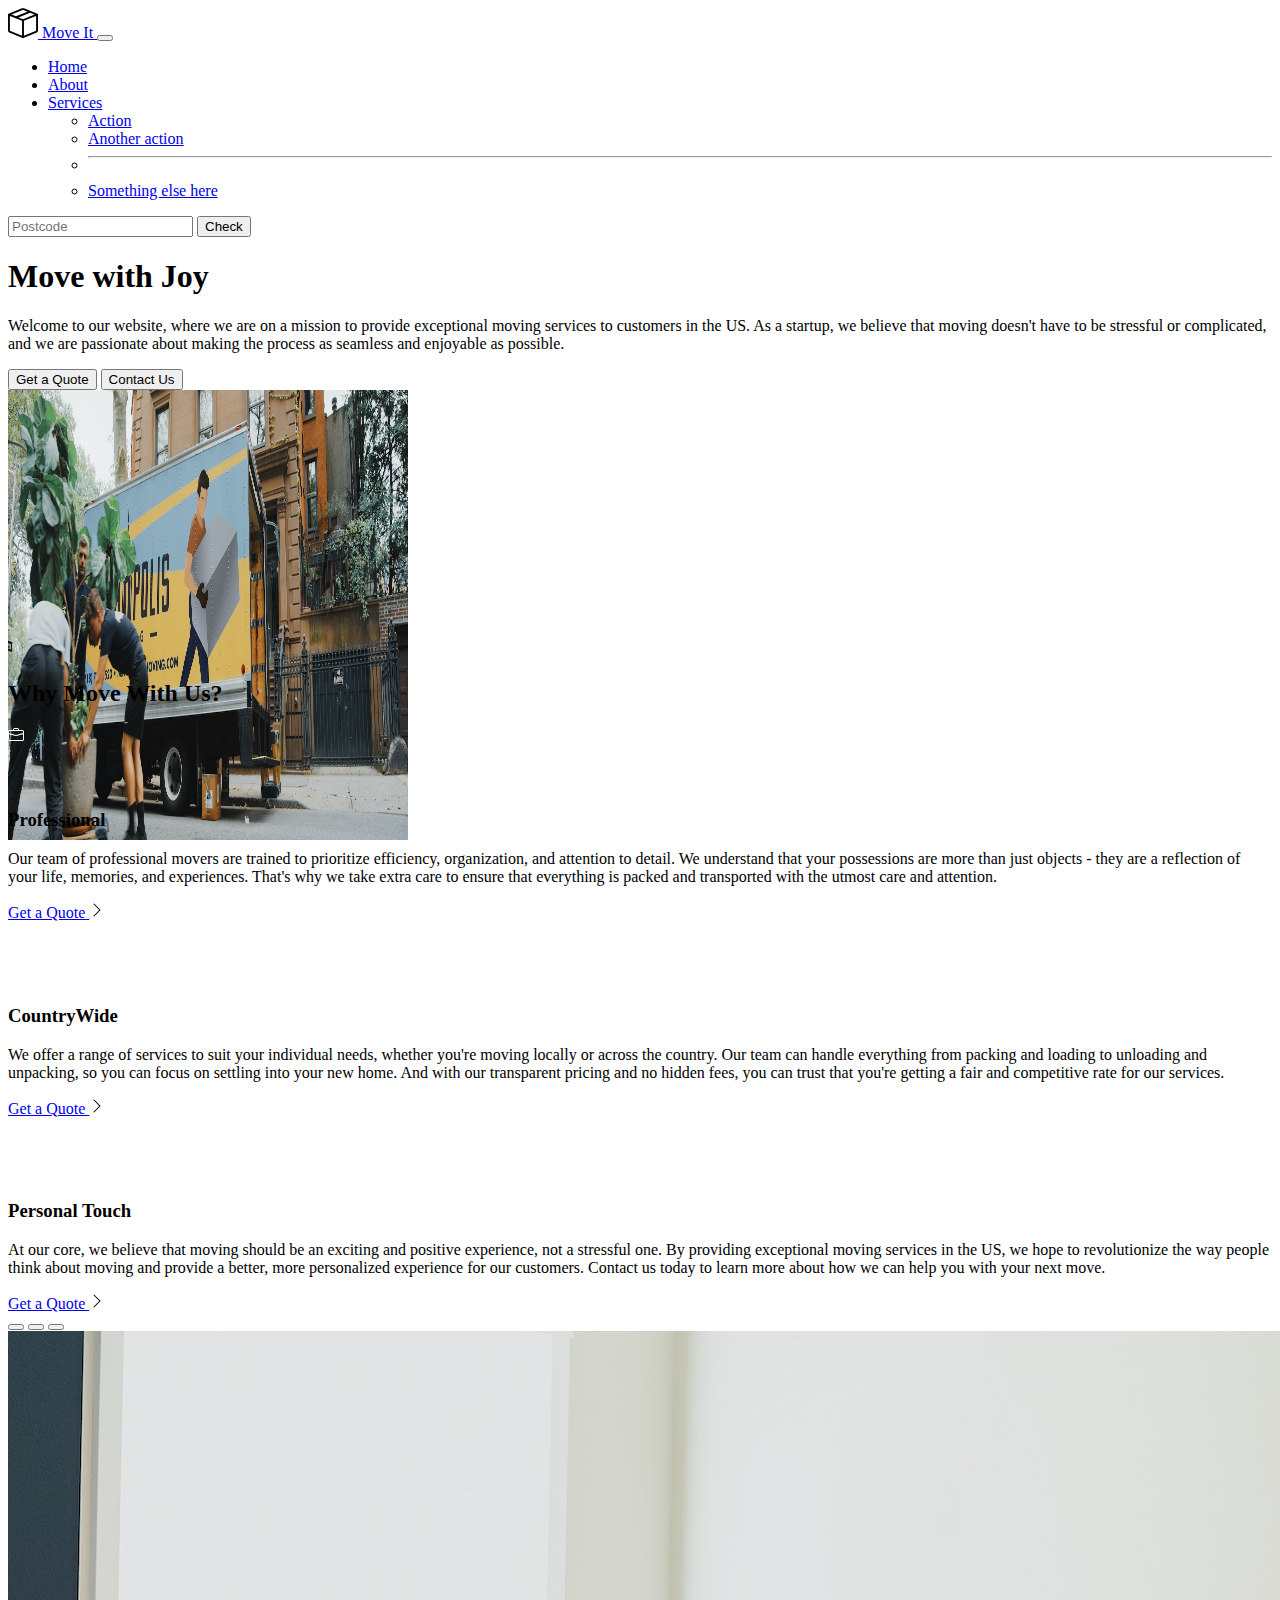
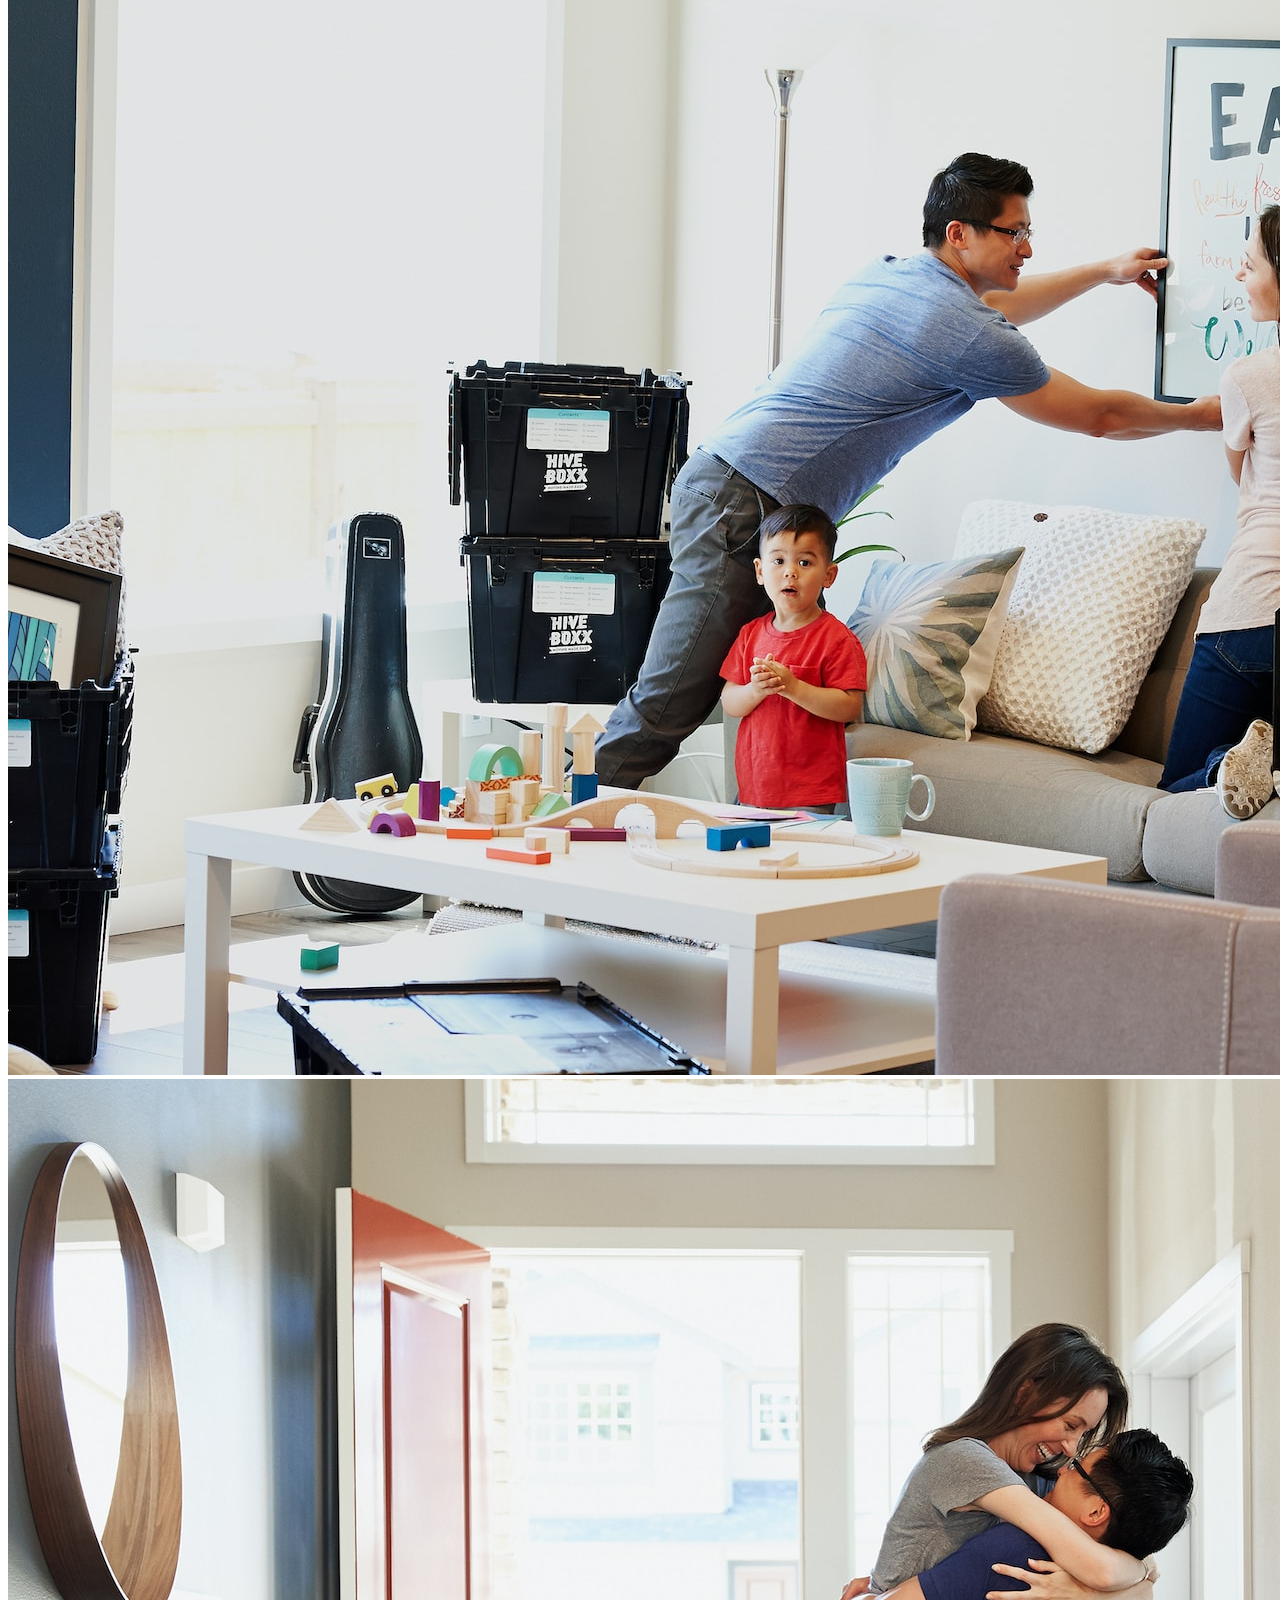
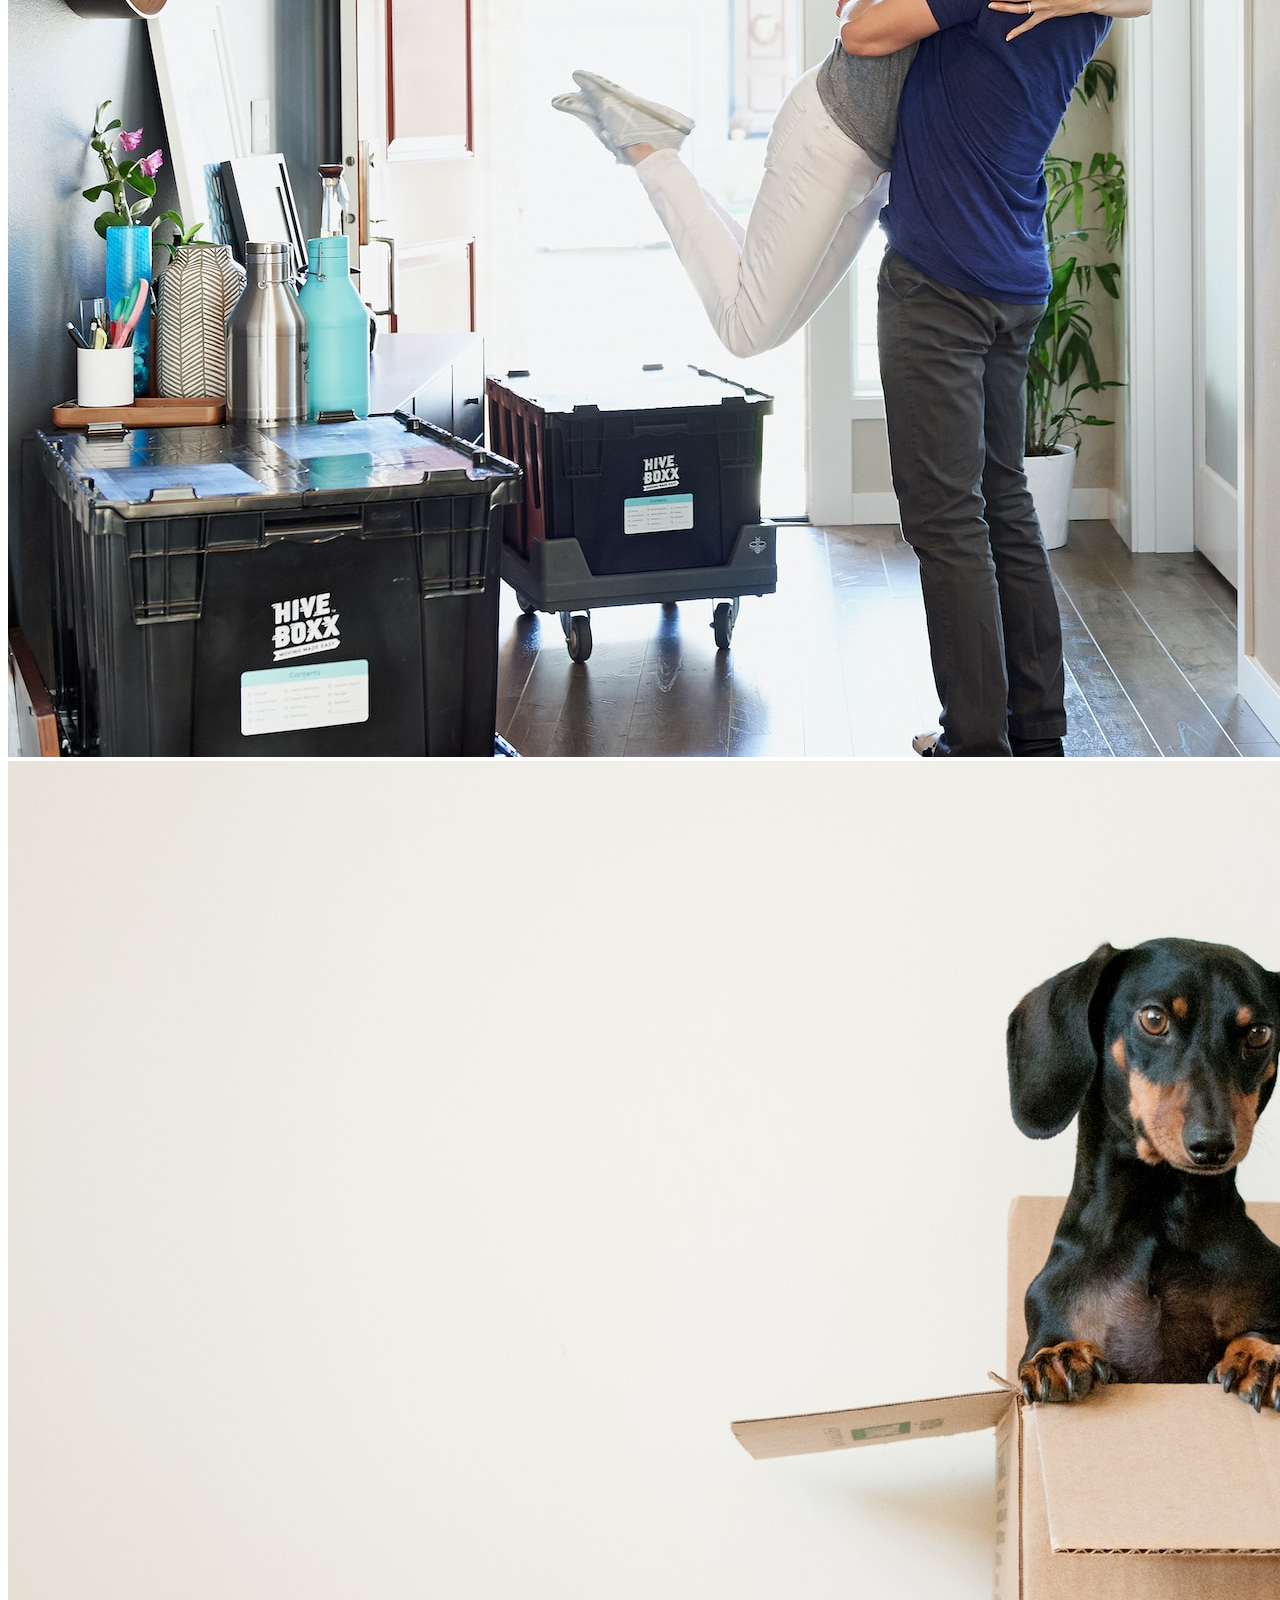
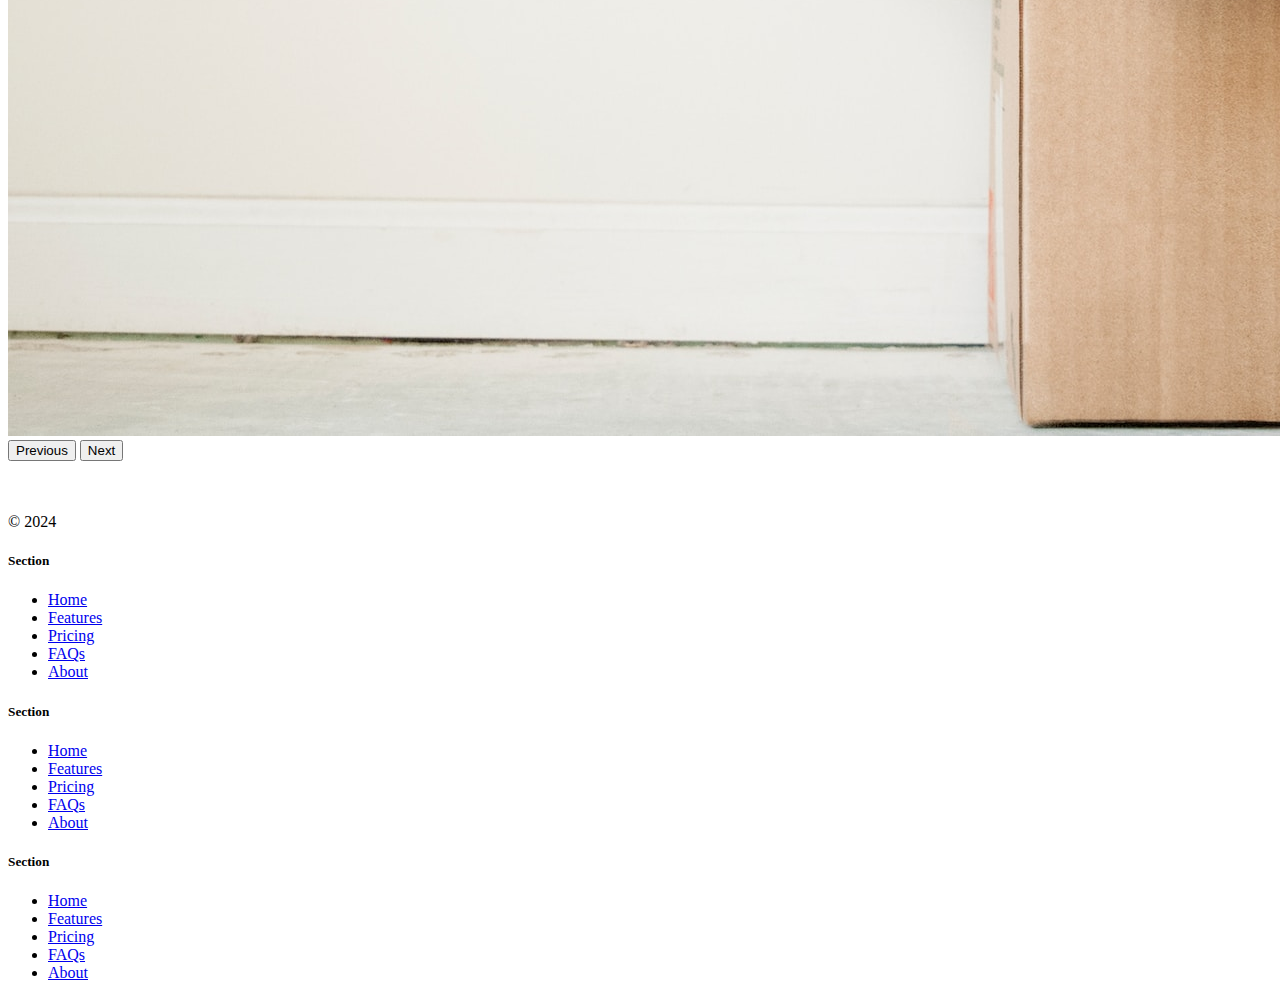
<file: 11.2 Bootstrap Components/index.html>
<!DOCTYPE html>
<html lang="en">

<head>
  <meta charset="UTF-8">
  <meta name="viewport" content="width=device-width, initial-scale=1.0">
  <title>Bootstrap Components</title>
  <link href="https://cdn.jsdelivr.net/npm/bootstrap@5.3.0-alpha2/dist/css/bootstrap.min.css" rel="stylesheet"
    integrity="sha384-aFq/bzH65dt+w6FI2ooMVUpc+21e0SRygnTpmBvdBgSdnuTN7QbdgL+OapgHtvPp" crossorigin="anonymous">
  <style>
    .feature-icon {
      width: 4rem;
      height: 4rem;
      border-radius: .75rem;
  }

  </style>
</head>

<body>
  <nav class="navbar navbar-expand-lg bg-body-tertiary">
    <div class="container-fluid">
      <a class="navbar-brand" href="#">
        <img src="./box-seam.svg" height="30">
      Move It
      </a>
      <button class="navbar-toggler" type="button" data-bs-toggle="collapse" data-bs-target="#navbarSupportedContent" aria-controls="navbarSupportedContent" aria-expanded="false" aria-label="Toggle navigation">
        <span class="navbar-toggler-icon"></span>
      </button>
      <div class="collapse navbar-collapse" id="navbarSupportedContent">
        <ul class="navbar-nav me-auto mb-2 mb-lg-0">
          <li class="nav-item">
            <a class="nav-link active" aria-current="page" href="#">Home</a>
          </li>
          <li class="nav-item">
            <a class="nav-link" href="#">About</a>
          </li>
          <li class="nav-item dropdown">
            <a class="nav-link dropdown-toggle" href="#" role="button" data-bs-toggle="dropdown" aria-expanded="false">
              Services
            </a>
            <ul class="dropdown-menu">
              <li><a class="dropdown-item" href="#">Action</a></li>
              <li><a class="dropdown-item" href="#">Another action</a></li>
              <li><hr class="dropdown-divider"></li>
              <li><a class="dropdown-item" href="#">Something else here</a></li>
            </ul>
          </li>
        </ul>
        <form class="d-flex" role="search">
          <input class="form-control me-2" type="search" placeholder="Postcode" aria-label="Search">
          <button class="btn btn-outline-success" type="submit">Check</button>
        </form>
      </div>
    </div>
  </nav>
  <div class="px-4 pt-5 my-5 text-center border-bottom">
    <h1 class="display-4 fw-bold text-body-emphasis">Move with Joy</h1>
    <div class="col-lg-6 mx-auto">
      <p class="lead mb-4">Welcome to our website, where we are on a mission to provide exceptional moving services to customers in the US. As a startup, we believe that moving doesn't have to be stressful or complicated, and we are passionate about making the process as seamless and enjoyable as possible.</p>
      <div class="d-grid gap-2 d-sm-flex justify-content-sm-center mb-5">
        <button type="button" class="btn btn-primary btn-lg px-4 me-sm-3">Get a Quote</button>
        <button type="button" class="btn btn-outline-secondary btn-lg px-4">Contact Us</button>
      </div>
    </div>
    <div class="overflow-hidden" style="max-height: 30vh;">
      <div class="container px-5">
        <img src="./moving-van.jpg" class="img-fluid border rounded-3 shadow-lg mb-4" alt="Example image" width="400" height="450" loading="lazy">
      </div>
    </div>
  </div>
  <div class="container px-4 py-5" id="featured-3">
    <h2 class="pb-2 border-bottom">Why Move With Us?</h2>
    <div class="row g-4 py-5 row-cols-1 row-cols-lg-3">
      <div class="feature col">
        <div class="feature-icon d-inline-flex align-items-center justify-content-center text-bg-primary bg-gradient fs-2 mb-3">
          <img src="./briefcase.svg">
        </div>
        <h3 class="fs-2 text-body-emphasis">Professional</h3>
        <p>Our team of professional movers are trained to prioritize efficiency, organization, and attention to detail. We understand that your possessions are more than just objects - they are a reflection of your life, memories, and experiences. That's why we take extra care to ensure that everything is packed and transported with the utmost care and attention.
        </p>
        <a href="#" class="icon-link">
          Get a Quote
          <img src="./chevron-right.svg" alt="chevron right">
        </a>
      </div>
      <div class="feature col">
        <div class="feature-icon d-inline-flex align-items-center justify-content-center text-bg-primary bg-gradient fs-2 mb-3">
         <img src="./bus-front.svg"> 
        </div>
        <h3 class="fs-2 text-body-emphasis">CountryWide</h3>
        <p>We offer a range of services to suit your individual needs, whether you're moving locally or across the country. Our team can handle everything from packing and loading to unloading and unpacking, so you can focus on settling into your new home. And with our transparent pricing and no hidden fees, you can trust that you're getting a fair and competitive rate for our services.
        </p>
        <a href="#" class="icon-link">
          Get a Quote
          <img src="./chevron-right.svg" alt="chevron right">
        </a>
      </div>
      <div class="feature col">
        <div class="feature-icon d-inline-flex align-items-center justify-content-center text-bg-primary bg-gradient fs-2 mb-3">
          <img src="./chat-square-heart.svg">  
        </div>
        <h3 class="fs-2 text-body-emphasis">Personal Touch</h3>
        <p>At our core, we believe that moving should be an exciting and positive experience, not a stressful one. By providing exceptional moving services in the US, we hope to revolutionize the way people think about moving and provide a better, more personalized experience for our customers. Contact us today to learn more about how we can help you with your next move.
        </p>
        <a href="#" class="icon-link">
          Get a Quote
          <img src="./chevron-right.svg" alt="chevron right">
        </a>
      </div>
    </div>
  </div>
  <div class="container">
  <div id="carouselExampleIndicators" class="carousel slide">
    <div class="carousel-indicators">
      <button type="button" data-bs-target="#carouselExampleIndicators" data-bs-slide-to="0" class="active" aria-current="true" aria-label="Slide 1"></button>
      <button type="button" data-bs-target="#carouselExampleIndicators" data-bs-slide-to="1" aria-label="Slide 2"></button>
      <button type="button" data-bs-target="#carouselExampleIndicators" data-bs-slide-to="2" aria-label="Slide 3"></button>
    </div>
    <div class="carousel-inner">
      <div class="carousel-item active">
        <img src="./family.jpg" class="d-block w-100" alt="dog" >
      </div>
      <div class="carousel-item">
        <img src="./couple.jpg" class="d-block w-100" alt="family">
      </div>
      <div class="carousel-item">
        <img src="./dog.jpg" class="d-block w-100" alt="couple">
      </div>
    </div>
  </div>

    <button class="carousel-control-prev" type="button" data-bs-target="#carouselExampleIndicators" data-bs-slide="prev">
      <span class="carousel-control-prev-icon" aria-hidden="true"></span>
      <span class="visually-hidden">Previous</span>
    </button>
    <button class="carousel-control-next" type="button" data-bs-target="#carouselExampleIndicators" data-bs-slide="next">
      <span class="carousel-control-next-icon" aria-hidden="true"></span>
      <span class="visually-hidden">Next</span>
    </button>
  </div>
  <div class="container">
    <footer class="row row-cols-1 row-cols-sm-2 row-cols-md-5 py-5 my-5 border-top">
      <div class="col mb-3">
        <a href="/" class="d-flex align-items-center mb-3 link-body-emphasis text-decoration-none">
          <svg class="bi me-2" width="40" height="32"><use xlink:href="#bootstrap"></use></svg>
        </a>
        <p class="text-body-secondary">© 2024</p>
      </div>
  
      <div class="col mb-3">
  
      </div>
  
      <div class="col mb-3">
        <h5>Section</h5>
        <ul class="nav flex-column">
          <li class="nav-item mb-2"><a href="#" class="nav-link p-0 text-body-secondary">Home</a></li>
          <li class="nav-item mb-2"><a href="#" class="nav-link p-0 text-body-secondary">Features</a></li>
          <li class="nav-item mb-2"><a href="#" class="nav-link p-0 text-body-secondary">Pricing</a></li>
          <li class="nav-item mb-2"><a href="#" class="nav-link p-0 text-body-secondary">FAQs</a></li>
          <li class="nav-item mb-2"><a href="#" class="nav-link p-0 text-body-secondary">About</a></li>
        </ul>
      </div>
  
      <div class="col mb-3">
        <h5>Section</h5>
        <ul class="nav flex-column">
          <li class="nav-item mb-2"><a href="#" class="nav-link p-0 text-body-secondary">Home</a></li>
          <li class="nav-item mb-2"><a href="#" class="nav-link p-0 text-body-secondary">Features</a></li>
          <li class="nav-item mb-2"><a href="#" class="nav-link p-0 text-body-secondary">Pricing</a></li>
          <li class="nav-item mb-2"><a href="#" class="nav-link p-0 text-body-secondary">FAQs</a></li>
          <li class="nav-item mb-2"><a href="#" class="nav-link p-0 text-body-secondary">About</a></li>
        </ul>
      </div>
  
      <div class="col mb-3">
        <h5>Section</h5>
        <ul class="nav flex-column">
          <li class="nav-item mb-2"><a href="#" class="nav-link p-0 text-body-secondary">Home</a></li>
          <li class="nav-item mb-2"><a href="#" class="nav-link p-0 text-body-secondary">Features</a></li>
          <li class="nav-item mb-2"><a href="#" class="nav-link p-0 text-body-secondary">Pricing</a></li>
          <li class="nav-item mb-2"><a href="#" class="nav-link p-0 text-body-secondary">FAQs</a></li>
          <li class="nav-item mb-2"><a href="#" class="nav-link p-0 text-body-secondary">About</a></li>
        </ul>
      </div>
    </footer>
  </div>
  
  <!-- javascript link of bootstrap for running its functionalitites -->
  <script src="https://cdn.jsdelivr.net/npm/bootstrap@5.3.3/dist/js/bootstrap.bundle.min.js" ></script>
</body>

</html>
</file>
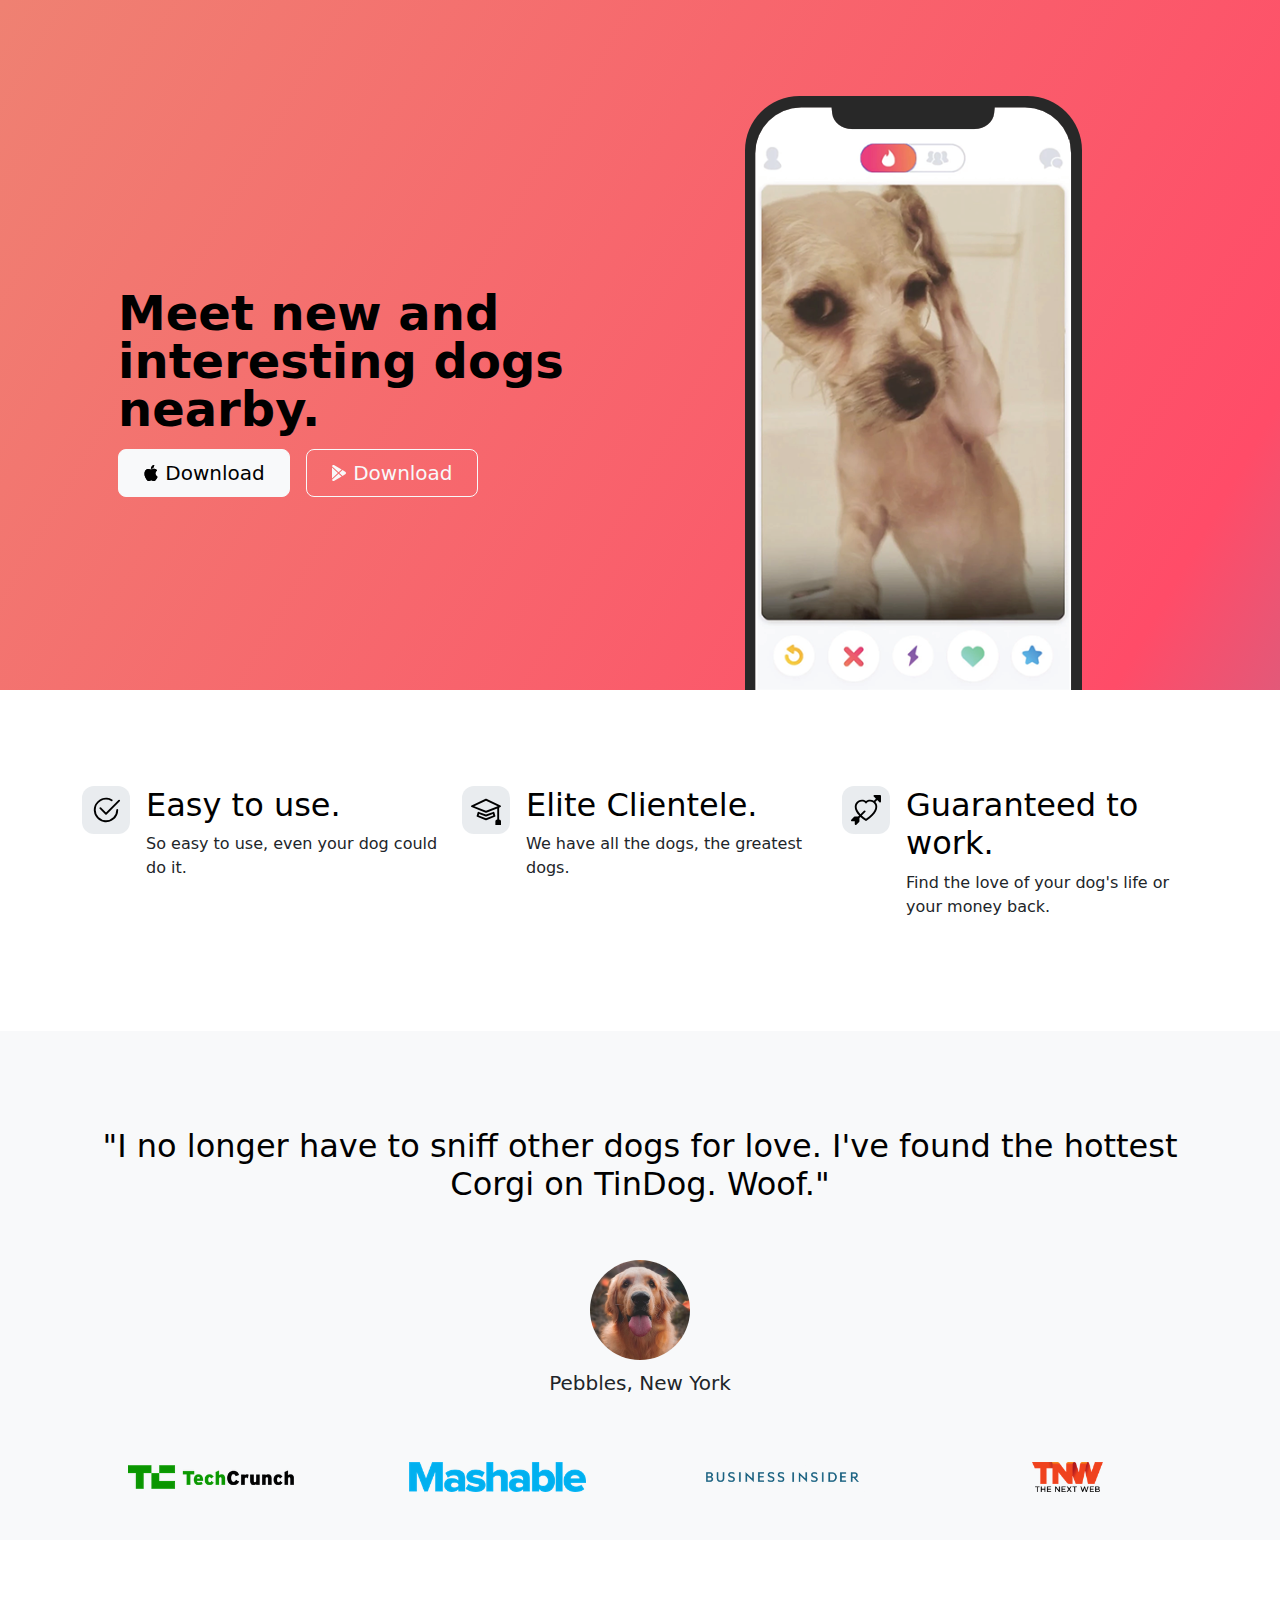
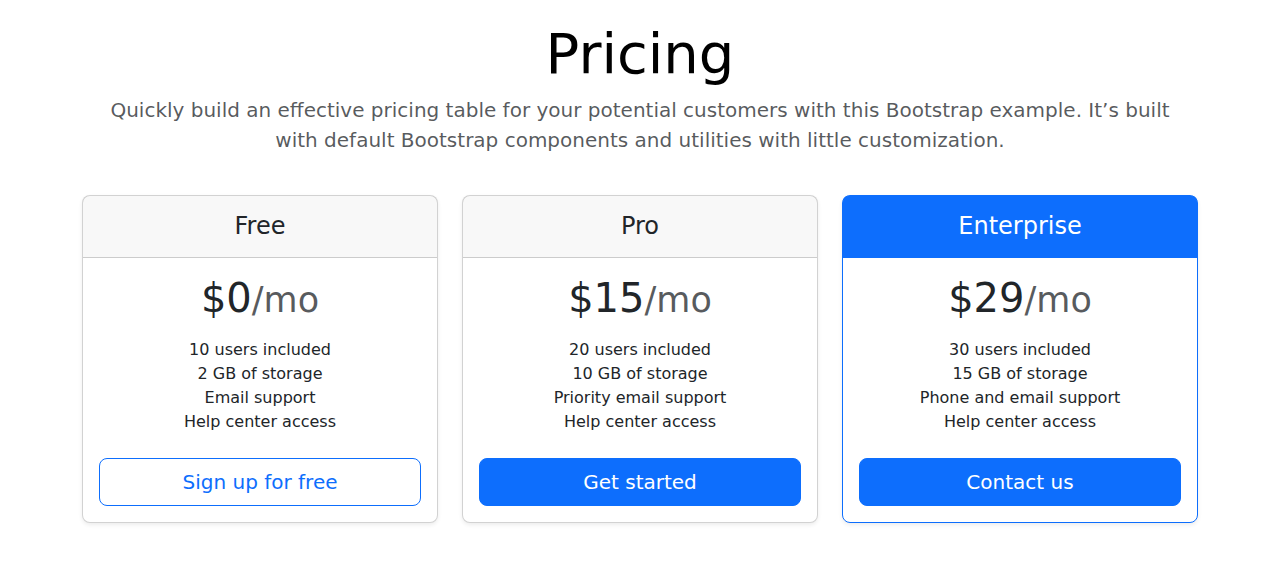
<file: 11.3 TinDog Project/index.html>
<!DOCTYPE html>
<html  lang="en">

<head>
  <meta charset="UTF-8">
  <meta name="viewport" content="width=device-width, initial-scale=1.0">
  <title>TinDog</title>
  <link href="	https://cdn.jsdelivr.net/npm/bootstrap@5.3.3/dist/css/bootstrap.min.css" rel="stylesheet">
  <link href="./css/style.css" rel="stylesheet">
</head>

<body>

  <!-- Title -->
  <section id="title" class="gradient-background">
      <div class="container col-xxl-8 px-5 pt-5">
        <div class="row flex-lg-row-reverse align-items-center g-5 pt-5">
          
          <div class="col-10 col-sm-8 col-lg-6">
            <img src="./images/iphone.png" class="d-block mx-lg-auto img-fluid" alt="Bootstrap Themes"  height="150" loading="lazy">
          </div>

          <div class="col-lg-6">
            <h1 class="display-5 fw-bold text-body-emphasis lh-1 mb-3">Meet new and interesting dogs nearby.
            </h1>

            <div class="d-grid gap-2 d-md-flex justify-content-md-start">
              <button type="button" class="btn btn-light btn-lg px-4 me-md-2" ><svg xmlns="http://www.w3.org/2000/svg" width="16" height="16" fill="currentColor"
                class="bi bi-apple mb-1" viewBox="0 0 16 16">
<path
                  d="M11.182.008C11.148-.03 9.923.023 8.857 1.18c-1.066 1.156-.902 2.482-.878 2.516.024.034 1.52.087 2.475-1.258.955-1.345.762-2.391.728-2.43Zm3.314 11.733c-.048-.096-2.325-1.234-2.113-3.422.212-2.189 1.675-2.789 1.698-2.854.023-.065-.597-.79-1.254-1.157a3.692 3.692 0 0 0-1.563-.434c-.108-.003-.483-.095-1.254.116-.508.139-1.653.589-1.968.607-.316.018-1.256-.522-2.267-.665-.647-.125-1.333.131-1.824.328-.49.196-1.422.754-2.074 2.237-.652 1.482-.311 3.83-.067 4.56.244.729.625 1.924 1.273 2.796.576.984 1.34 1.667 1.659 1.899.319.232 1.219.386 1.843.067.502-.308 1.408-.485 1.766-.472.357.013 1.061.154 1.782.539.571.197 1.111.115 1.652-.105.541-.221 1.324-1.059 2.238-2.758.347-.79.505-1.217.473-1.282Z" />
<path
                  d="M11.182.008C11.148-.03 9.923.023 8.857 1.18c-1.066 1.156-.902 2.482-.878 2.516.024.034 1.52.087 2.475-1.258.955-1.345.762-2.391.728-2.43Zm3.314 11.733c-.048-.096-2.325-1.234-2.113-3.422.212-2.189 1.675-2.789 1.698-2.854.023-.065-.597-.79-1.254-1.157a3.692 3.692 0 0 0-1.563-.434c-.108-.003-.483-.095-1.254.116-.508.139-1.653.589-1.968.607-.316.018-1.256-.522-2.267-.665-.647-.125-1.333.131-1.824.328-.49.196-1.422.754-2.074 2.237-.652 1.482-.311 3.83-.067 4.56.244.729.625 1.924 1.273 2.796.576.984 1.34 1.667 1.659 1.899.319.232 1.219.386 1.843.067.502-.308 1.408-.485 1.766-.472.357.013 1.061.154 1.782.539.571.197 1.111.115 1.652-.105.541-.221 1.324-1.059 2.238-2.758.347-.79.505-1.217.473-1.282Z" />
</svg> Download</button>
              <button type="button" class="btn btn-outline-light btn-lg px-4"><svg xmlns="http://www.w3.org/2000/svg" width="16" height="16" fill="currentColor"
                class="bi bi-google-play mb-1" viewBox="0 0 16 16">
<path
                  d="M14.222 9.374c1.037-.61 1.037-2.137 0-2.748L11.528 5.04 8.32 8l3.207 2.96 2.694-1.586Zm-3.595 2.116L7.583 8.68 1.03 14.73c.201 1.029 1.36 1.61 2.303 1.055l7.294-4.295ZM1 13.396V2.603L6.846 8 1 13.396ZM1.03 1.27l6.553 6.05 3.044-2.81L3.333.215C2.39-.341 1.231.24 1.03 1.27Z" />
</svg>
 Download</button>
            </div>

          </div>
        </div>
      </div>
</section>


  <!-- Features -->
  <section id="features">
    <div class="container mt-5" >
    <div class="row g-4 py-5 row-cols-1 row-cols-lg-3">
      <div class="col d-flex align-items-start">
        <div class="icon-square text-body-emphasis bg-body-secondary d-inline-flex align-items-center justify-content-center fs-4 flex-shrink-0 me-3">
          <svg xmlns="http://www.w3.org/2000/svg" height="30" fill="currentColor" class="bi bi-check2-circle"
          viewBox="0 0 16 16">
<path
            d="M2.5 8a5.5 5.5 0 0 1 8.25-4.764.5.5 0 0 0 .5-.866A6.5 6.5 0 1 0 14.5 8a.5.5 0 0 0-1 0 5.5 5.5 0 1 1-11 0z" />
<path
            d="M15.354 3.354a.5.5 0 0 0-.708-.708L8 9.293 5.354 6.646a.5.5 0 1 0-.708.708l3 3a.5.5 0 0 0 .708 0l7-7z" />
</svg>
    </div>
        <div>
          <h3 class="fs-2 text-body-emphasis">Easy to use.</h3>
          <p>So easy to use, even your dog could do it.</p>
        </div>
      </div>
      <div class="col d-flex align-items-start">
        <div class="icon-square text-body-emphasis bg-body-secondary d-inline-flex align-items-center justify-content-center fs-4 flex-shrink-0 me-3">
          <svg xmlns="http://www.w3.org/2000/svg" height="30" fill="currentColor" class="bi bi-mortarboard" viewBox="0 0 16 16">
            <path d="M8.211 2.047a.5.5 0 0 0-.422 0l-7.5 3.5a.5.5 0 0 0 .025.917l7.5 3a.5.5 0 0 0 .372 0L14 7.14V13a1 1 0 0 0-1 1v2h3v-2a1 1 0 0 0-1-1V6.739l.686-.275a.5.5 0 0 0 .025-.917l-7.5-3.5ZM8 8.46 1.758 5.965 8 3.052l6.242 2.913L8 8.46Z"/>
            <path d="M4.176 9.032a.5.5 0 0 0-.656.327l-.5 1.7a.5.5 0 0 0 .294.605l4.5 1.8a.5.5 0 0 0 .372 0l4.5-1.8a.5.5 0 0 0 .294-.605l-.5-1.7a.5.5 0 0 0-.656-.327L8 10.466 4.176 9.032Zm-.068 1.873.22-.748 3.496 1.311a.5.5 0 0 0 .352 0l3.496-1.311.22.748L8 12.46l-3.892-1.556Z"/>
            </svg>
        </div>
        <div>
          <h3 class="fs-2 text-body-emphasis">Elite Clientele.
          </h3>
          <p>We have all the dogs, the greatest dogs.</p>
        </div>
      </div>
      <div class="col d-flex align-items-start">
        <div class="icon-square text-body-emphasis bg-body-secondary d-inline-flex align-items-center justify-content-center fs-4 flex-shrink-0 me-3">
          <svg xmlns="http://www.w3.org/2000/svg" height="30" fill="currentColor" class="bi bi-arrow-through-heart"
          viewBox="0 0 16 16">
<path fill-rule="evenodd"
            d="M2.854 15.854A.5.5 0 0 1 2 15.5V14H.5a.5.5 0 0 1-.354-.854l1.5-1.5A.5.5 0 0 1 2 11.5h1.793l.53-.53c-.771-.802-1.328-1.58-1.704-2.32-.798-1.575-.775-2.996-.213-4.092C3.426 2.565 6.18 1.809 8 3.233c1.25-.98 2.944-.928 4.212-.152L13.292 2 12.147.854A.5.5 0 0 1 12.5 0h3a.5.5 0 0 1 .5.5v3a.5.5 0 0 1-.854.354L14 2.707l-1.006 1.006c.236.248.44.531.6.845.562 1.096.585 2.517-.213 4.092-.793 1.563-2.395 3.288-5.105 5.08L8 13.912l-.276-.182a21.86 21.86 0 0 1-2.685-2.062l-.539.54V14a.5.5 0 0 1-.146.354l-1.5 1.5Zm2.893-4.894A20.419 20.419 0 0 0 8 12.71c2.456-1.666 3.827-3.207 4.489-4.512.679-1.34.607-2.42.215-3.185-.817-1.595-3.087-2.054-4.346-.761L8 4.62l-.358-.368c-1.259-1.293-3.53-.834-4.346.761-.392.766-.464 1.845.215 3.185.323.636.815 1.33 1.519 2.065l1.866-1.867a.5.5 0 1 1 .708.708L5.747 10.96Z" />
          </svg>  
        </div>
        <div>
          <h3 class="fs-2 text-body-emphasis">Guaranteed to work.
          </h3>
          <p>Find the love of your dog's life or your money back.</p>
        </div>
      </div>
    </div>
  </div>
 </section>
  
 
 
 <!-- Testimonial -->
  <section id="testimonial">
    <div class="my-5">
      <div class="p-5 text-center bg-body-tertiary">
        <div class="container py-5">
          <h2 class="text-body-emphasis">"I no longer have to sniff other dogs for love. I've found the hottest Corgi on
            TinDog. Woof."</h2>
          <img class="profile-img mt-5" src="./images/dog-img.jpg" alt="dog image">
          <p class="col-lg-8 mx-auto lead mt-2">
            Pebbles, New York
          </p>
        </div>

        <div class="container">
          <div class="row">
            <div class="col-lg-3 col-sm-12">
              <img src="./images/techcrunch.png" alt="techcrunch" height="30">
            </div>
            <div class="col-lg-3 col-sm-12">
              <img src="./images/mashable.png" alt="mashable" height="30">
            </div>
            <div class="col-lg-3 col-sm-12">
              <img src="./images/bizinsider.png" alt="bizinsider" height="30">
            </div>
            <div class="col-lg-3 col-sm-12">
              <img src="./images/tnw.png" alt="tnw" height="30">
            </div>
          </div>
        </div>
      </div>
    </div>
  </section>

  <!-- Pricing -->
  <section id="pricing">
    <div class="container py-3">
      <header>
        <div class="pricing-header p-3 pb-md-4 mx-auto text-center">
          <h1 class="display-4 fw-normal text-body-emphasis">Pricing</h1>
          <p class="fs-5 text-body-secondary">Quickly build an effective pricing table for your potential customers with this Bootstrap example. It’s built with default Bootstrap components and utilities with little customization.</p>
        </div>
      </header>
    
      <main>
        <div class="row row-cols-1 row-cols-md-3 mb-3 text-center">
          <div class="col">
            <div class="card mb-4 rounded-3 shadow-sm">
              <div class="card-header py-3">
                <h4 class="my-0 fw-normal">Free</h4>
              </div>
              <div class="card-body">
                <h1 class="card-title pricing-card-title">$0<small class="text-body-secondary fw-light">/mo</small></h1>
                <ul class="list-unstyled mt-3 mb-4">
                  <li>10 users included</li>
                  <li>2 GB of storage</li>
                  <li>Email support</li>
                  <li>Help center access</li>
                </ul>
                <button type="button" class="w-100 btn btn-lg btn-outline-primary">Sign up for free</button>
              </div>
            </div>
          </div>
          <div class="col">
            <div class="card mb-4 rounded-3 shadow-sm">
              <div class="card-header py-3">
                <h4 class="my-0 fw-normal">Pro</h4>
              </div>
              <div class="card-body">
                <h1 class="card-title pricing-card-title">$15<small class="text-body-secondary fw-light">/mo</small></h1>
                <ul class="list-unstyled mt-3 mb-4">
                  <li>20 users included</li>
                  <li>10 GB of storage</li>
                  <li>Priority email support</li>
                  <li>Help center access</li>
                </ul>
                <button type="button" class="w-100 btn btn-lg btn-primary">Get started</button>
              </div>
            </div>
          </div>
          <div class="col">
            <div class="card mb-4 rounded-3 shadow-sm border-primary">
              <div class="card-header py-3 text-bg-primary border-primary">
                <h4 class="my-0 fw-normal">Enterprise</h4>
              </div>
              <div class="card-body">
                <h1 class="card-title pricing-card-title">$29<small class="text-body-secondary fw-light">/mo</small></h1>
                <ul class="list-unstyled mt-3 mb-4">
                  <li>30 users included</li>
                  <li>15 GB of storage</li>
                  <li>Phone and email support</li>
                  <li>Help center access</li>
                </ul>
                <button type="button" class="w-100 btn btn-lg btn-primary">Contact us</button>
              </div>
            </div>
          </div>
        </div>
      </main>
    </div>

  </section>


  <!-- Footer -->
  <section id="footer">

  </section>
  <script src="https://cdn.jsdelivr.net/npm/bootstrap@5.3.3/dist/js/bootstrap.bundle.min.js"></script>
</body>

</html>
</file>
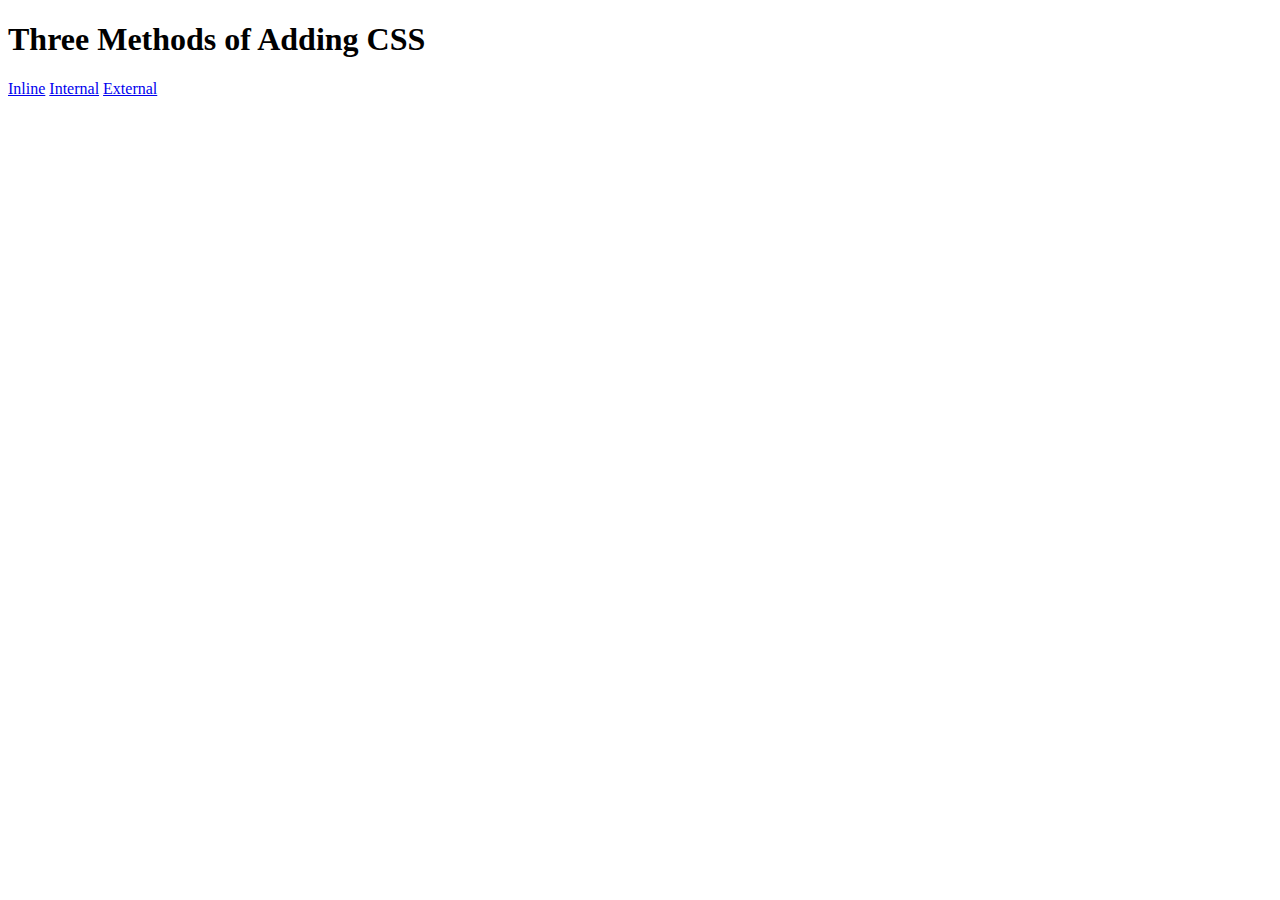
<file: 5.1. Adding CSS/index.html>
<!DOCTYPE html>
<html lang="en">

<head>
  <meta charset="UTF-8">
  <title>Adding CSS</title>
</head>

<body>
  <h1>Three Methods of Adding CSS</h1>
  <!-- Create 3 Links to The 3 Webpages: inline, internal and external -->
   <a href="./inline.html">Inline</a>
   <a href="./internal.html">Internal</a>
   <a href="./external.html">External</a>
</body>

</html>
</file>
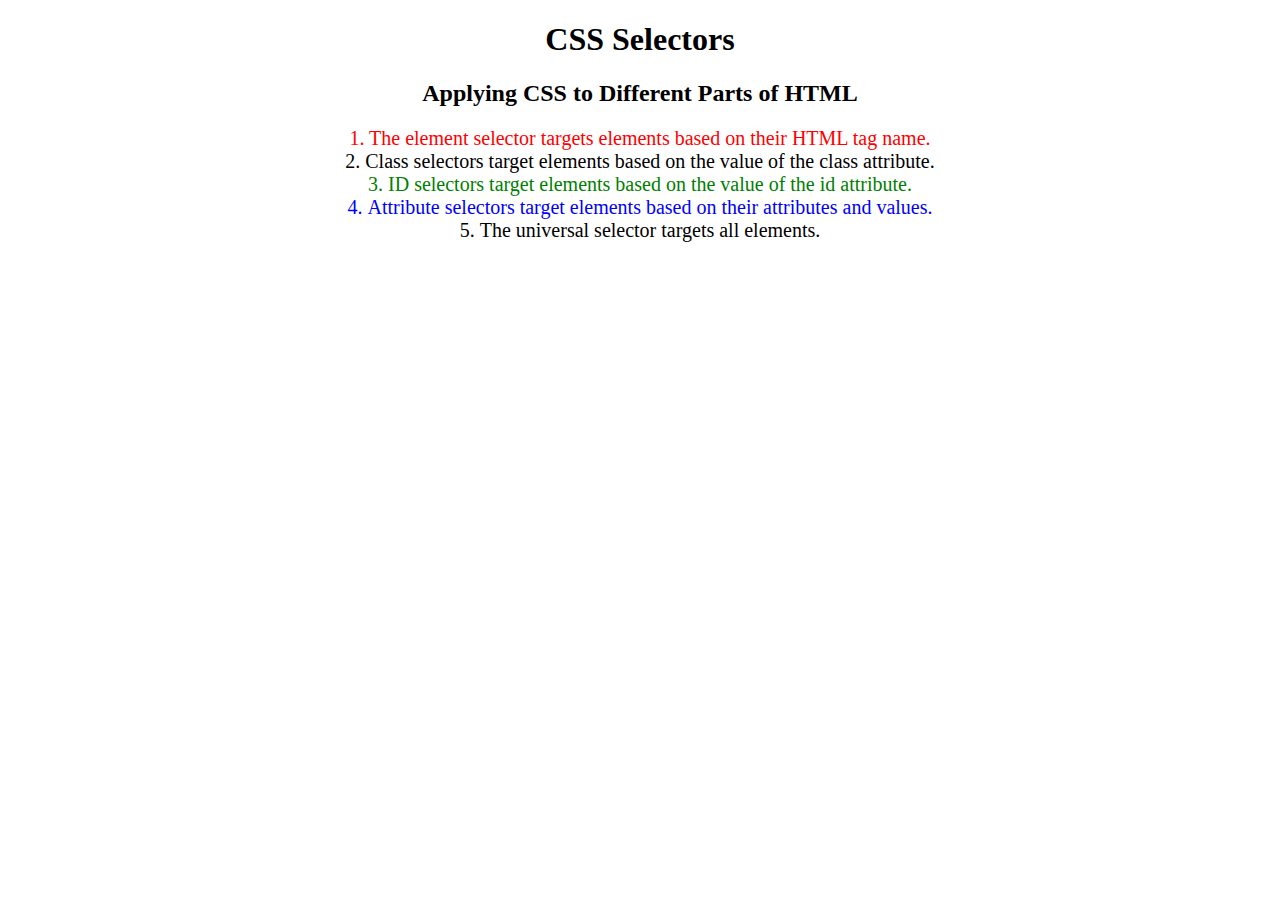
<file: 5.3 CSS Selectors/index.html>
<!DOCTYPE html>
<html lang="en">

<head>
  <meta charset="UTF-8">
  <title>CSS Selectors</title>
  <link rel="stylesheet" href="./style.css" />
</head>

<body>
  <h1>CSS Selectors</h1>
  <h2>Applying CSS to Different Parts of HTML</h2>
  <!-- TODO 1: Set the CSS for all paragraph tags to "color: red" -->
  <p class="note">1. The element selector targets elements based on their HTML tag name.</p>

  <ol>
    <!-- TODO 2: Set the CSS for all elements with a class of "note" to "font-size: 20px" -->
    <li class="note" value="2">Class selectors target elements based on the value of the class attribute.</li>

    <!-- TODO 3: Set the CSS for the element with an id of "id-selector-demo" to "color: green" -->
    <li class="note" id="id-selector-demo" value="3">ID selectors target elements based on the value of the id
      attribute.</li>

    <!-- TODO 4: Set the CSS for the li elements that have the "value" attribute set to "4" to have "color: blue" -->
    <li class="note" value="4">Attribute selectors target elements based on their attributes and values.</li>

    <!-- TODO 5: Set all elements to have "text-align: center" -->
    <li class="note" value="5">The universal selector targets all elements.</li>
  </ol>
</body>

</html>
</file>
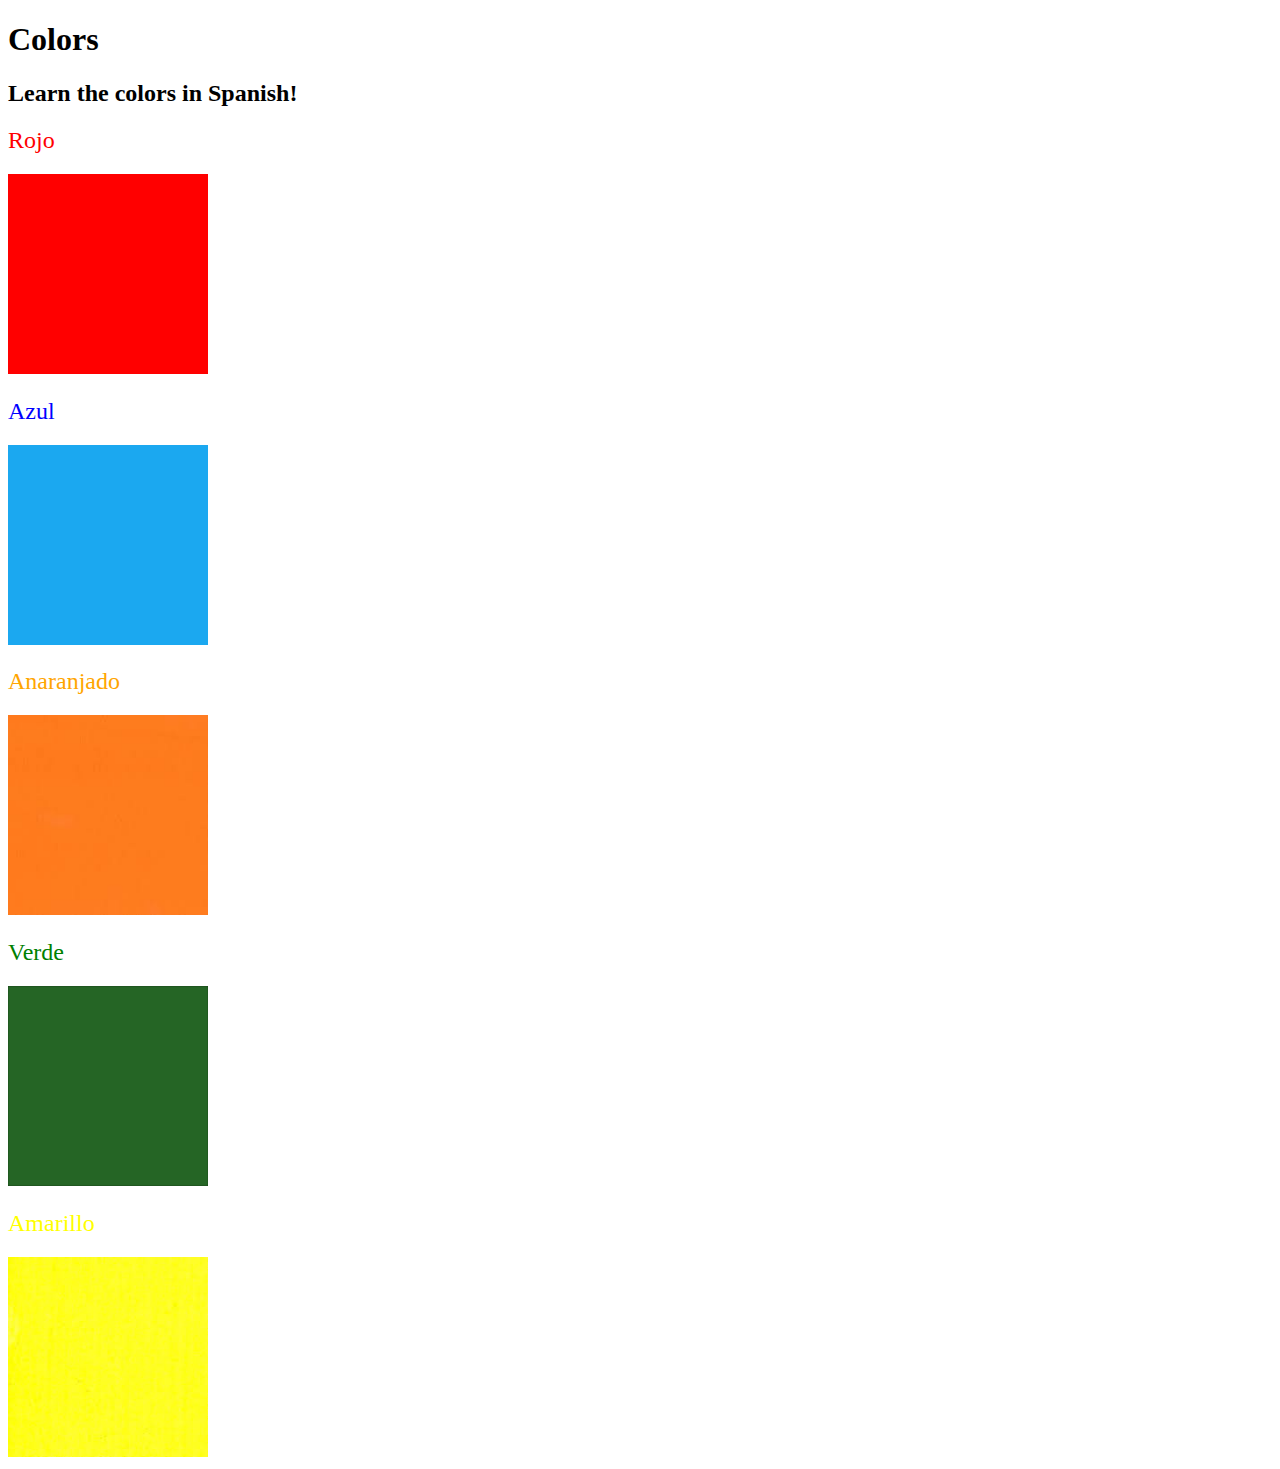
<file: 5.4 Color Vocab Project/index.html>
<!DOCTYPE html>
<html lang="en">

<head>
  <meta charset="UTF-8">
  <title>Spanish Vocabulary</title>
  <link rel="stylesheet" href="./style.css" />
</head>

<body>
  <h1>Colors</h1>
  <h2>Learn the colors in Spanish!</h2>
  <h2 class="color-title" id="red">Rojo</h2>
  <img class="color" src="./assets/images/red.png" alt="red" />

  <h2 class="color-title" id="blue">Azul</h2>
  <img src="./assets/images/blue.png" alt="blue" />

  <h2 class="color-title" id="orange">Anaranjado</h2>
  <img src="./assets/images/orange.png" alt="orange" />

  <h2 class="color-title" id="green">Verde</h2>
  <img src="./assets/images/green.png" alt="green" />

  <h2 class="color-title" id="yellow">Amarillo</h2>
  <img src="./assets/images/yellow.png" alt="yellow" />
</body>

</html>

<!-- 
TODOs
IMPORTANT: You should not need to make ANY CHANGES to index.html
All code should be written in your CSS file.

1. Create a CSS file and incorporate it as an external stylesheet.
2. Use CSS to style each of the color titles to meaning. 
Hint: Use the id to help if you don't know the words in spanish.
3. Use CSS to change all the color titles to have "font-weight: normal;"
4. Use CSS (not HTML) to make all the images 200px heigh and 200px wide. 
Hint: 
https://developer.mozilla.org/en-US/docs/Web/CSS/height
https://developer.mozilla.org/en-US/docs/Web/CSS/width
-->
</file>
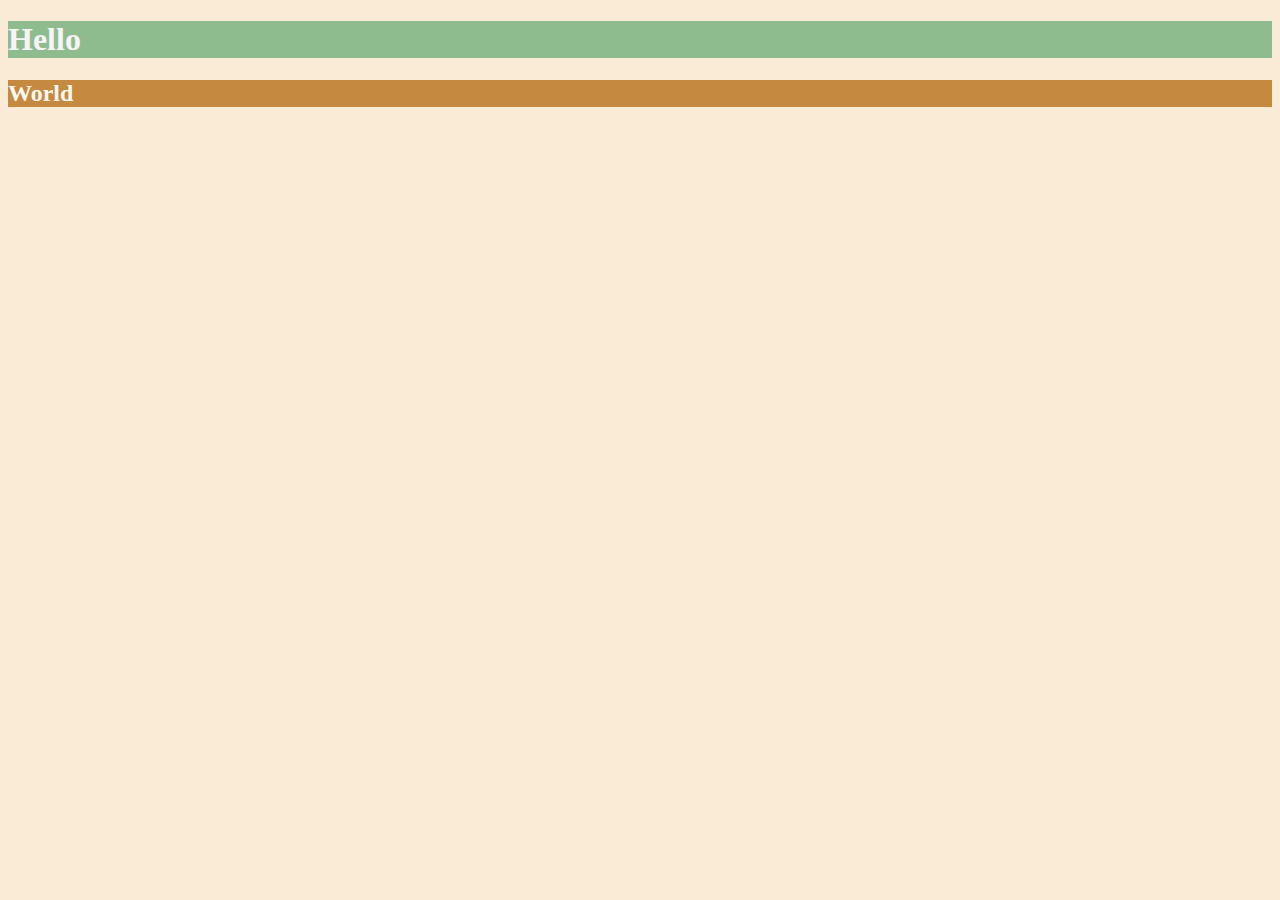
<file: 6.0 CSS Colors/index.html>
<!DOCTYPE html>
<html lang="en">

<head>
  <meta charset="UTF-8">
  <title>Colors</title>
  <style>
  /* Write your CSS code here. */
    /* 1. Make the background of the webpage "antiquewhite"
    2. Make the h1 "whitesmoke"
    3. Make the background of the h1 "darkseagreen"
    4. Make the h2 #FAF8F1
    5. Make the background of the h2 "#C58940" */
    html{
      background-color: antiquewhite;
    }

    h1{
      background-color: darkseagreen;
      color: whitesmoke;
    }

    h2{
      background-color: #C58940;
      color: #FAF8F1;
    }


  </style>
</head>

<body>
  <h1>Hello</h1>
  <h2>World</h2>
</body>

</html>
</file>
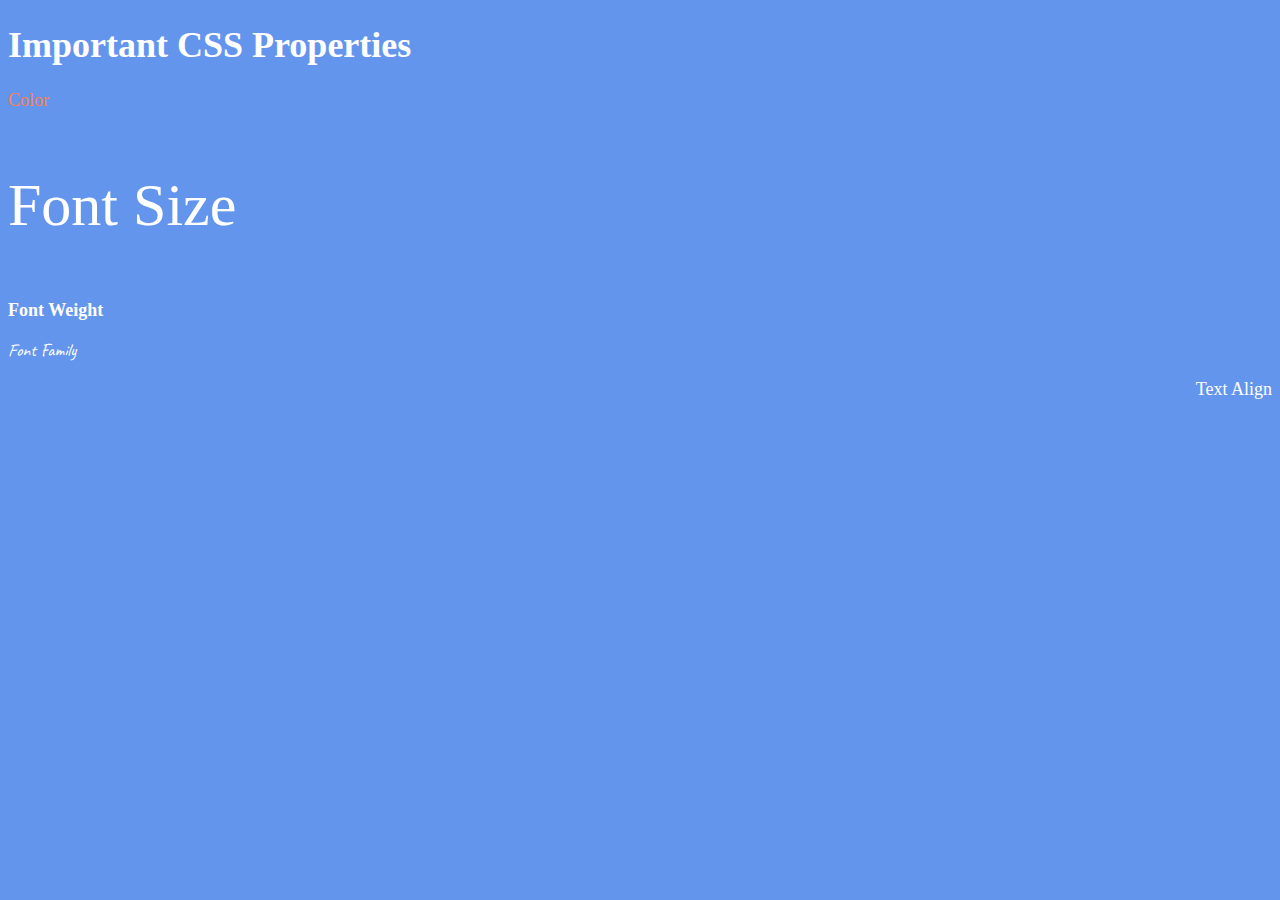
<file: 6.1 Font Properties/index.html>
<!DOCTYPE html>
<html lang="en">

<head>
  <meta charset="UTF-8">
  <title>CSS Properties</title>
  <style>
    body {
      background-color: cornflowerblue;
      color: white;
      font-size: 18px;
    }

    /* Don't change the CSS above, add Your CSS below */
    html{
      font-size: 30px;
    }

    #coral{
      color:coral;
    }

    #root{
      font-size: 2rem;
           
    }

    #font_weight{
      font-weight: 900;
    }

    #google_font{
      font-family: 'Caveat';
      font-weight: 400;
    }

    #right_align{
      text-align: right;
    }
    
  </style>
  <link rel="preconnect" href="https://fonts.googleapis.com">
  <link rel="preconnect" href="https://fonts.gstatic.com" crossorigin>
  <link href="https://fonts.googleapis.com/css2?family=Caveat:wght@400..700&family=Yuji+Mai&display=swap" rel="stylesheet">
</head>

<body>
  <h1>Important CSS Properties</h1>
  <p id="coral">Color</p>
  <p id ="root">Font Size</p>
  <p id="font_weight">Font Weight</p>
  <p id="google_font">Font Family</p>
  <p id="right_align">Text Align</p>

  <!-- TODOs
  1. Change the color of <p>Color</p> to "coral" color.
  2. Change the font size of <p>Font Size</p> to 2X the size of the root font size.
  3. Change the font weight of <p>Font Weight</p> to 900.
  4. Change the font family of <p>Font Family</p> to the Google font Caveat with regular (400) font weight.
  Link: https://fonts.google.com/specimen/Caveat
  5. Change the <p>Text Align</p> to right align.
  6. Change the the root (html element) font size to 30px -->
</body>

</html>
</file>
<file: 11.3 TinDog Project/css/style.css>
.gradient-background {
  background: linear-gradient(300deg, #00bfff, #ff4c68, #ef8172);
  background-size: 180% 180%;
  animation: gradient-animation 18s ease infinite;
}

@keyframes gradient-animation {
  0% {
    background-position: 0% 50%;
  }
  50% {
    background-position: 100% 50%;
  }
  100% {
    background-position: 0% 50%;
  }
}

.icon-square {
  width: 3rem;
  height: 3rem;
  border-radius: 0.75rem;
}

.profile-img {
  height: 100px;
  border-radius: 50%;
}

#testimonial{
  background-color:ghostwhite;
}
</file>
<file: 5.3 CSS Selectors/style.css>
ol {
  margin-left: -40px;
  margin-top: -20px;
  list-style-position: inside;
}

/* Write your CSS below, don't change the rules above. */

/*element selector: selects all paragraph elements to turn its content red*/
p {
  color:red;
}

/*id selector: selects element with id set to id-selector-demo to turn its content to green*/
#id-selector-demo {
  color:green;
}

/*attribute selector: selecets li element with attribute value="4" and change its content to blue*/
li[value="4"] {
  color:blue;
}

/*class selector: selects all elements with class="note" and change their font size to 20px*/
.note {
  font-size: 20px;
}

/*all selector: selects all contents of html i.e selects all element to align its content to center*/
* {
  text-align: center;
}
</file>
<file: 5.4 Color Vocab Project/style.css>
/* h2[id="red"]{
    color:red;
} */

#red{
    color:red;  
}

#blue{
    color:blue;
}

#orange{
    color:orange;
}

#green{
    color:green;
}

#yellow{
    color:yellow;
}

.color-title{
    font-weight: normal;
}

img{
    width: 200px;
    height: 200px;
}
</file>
